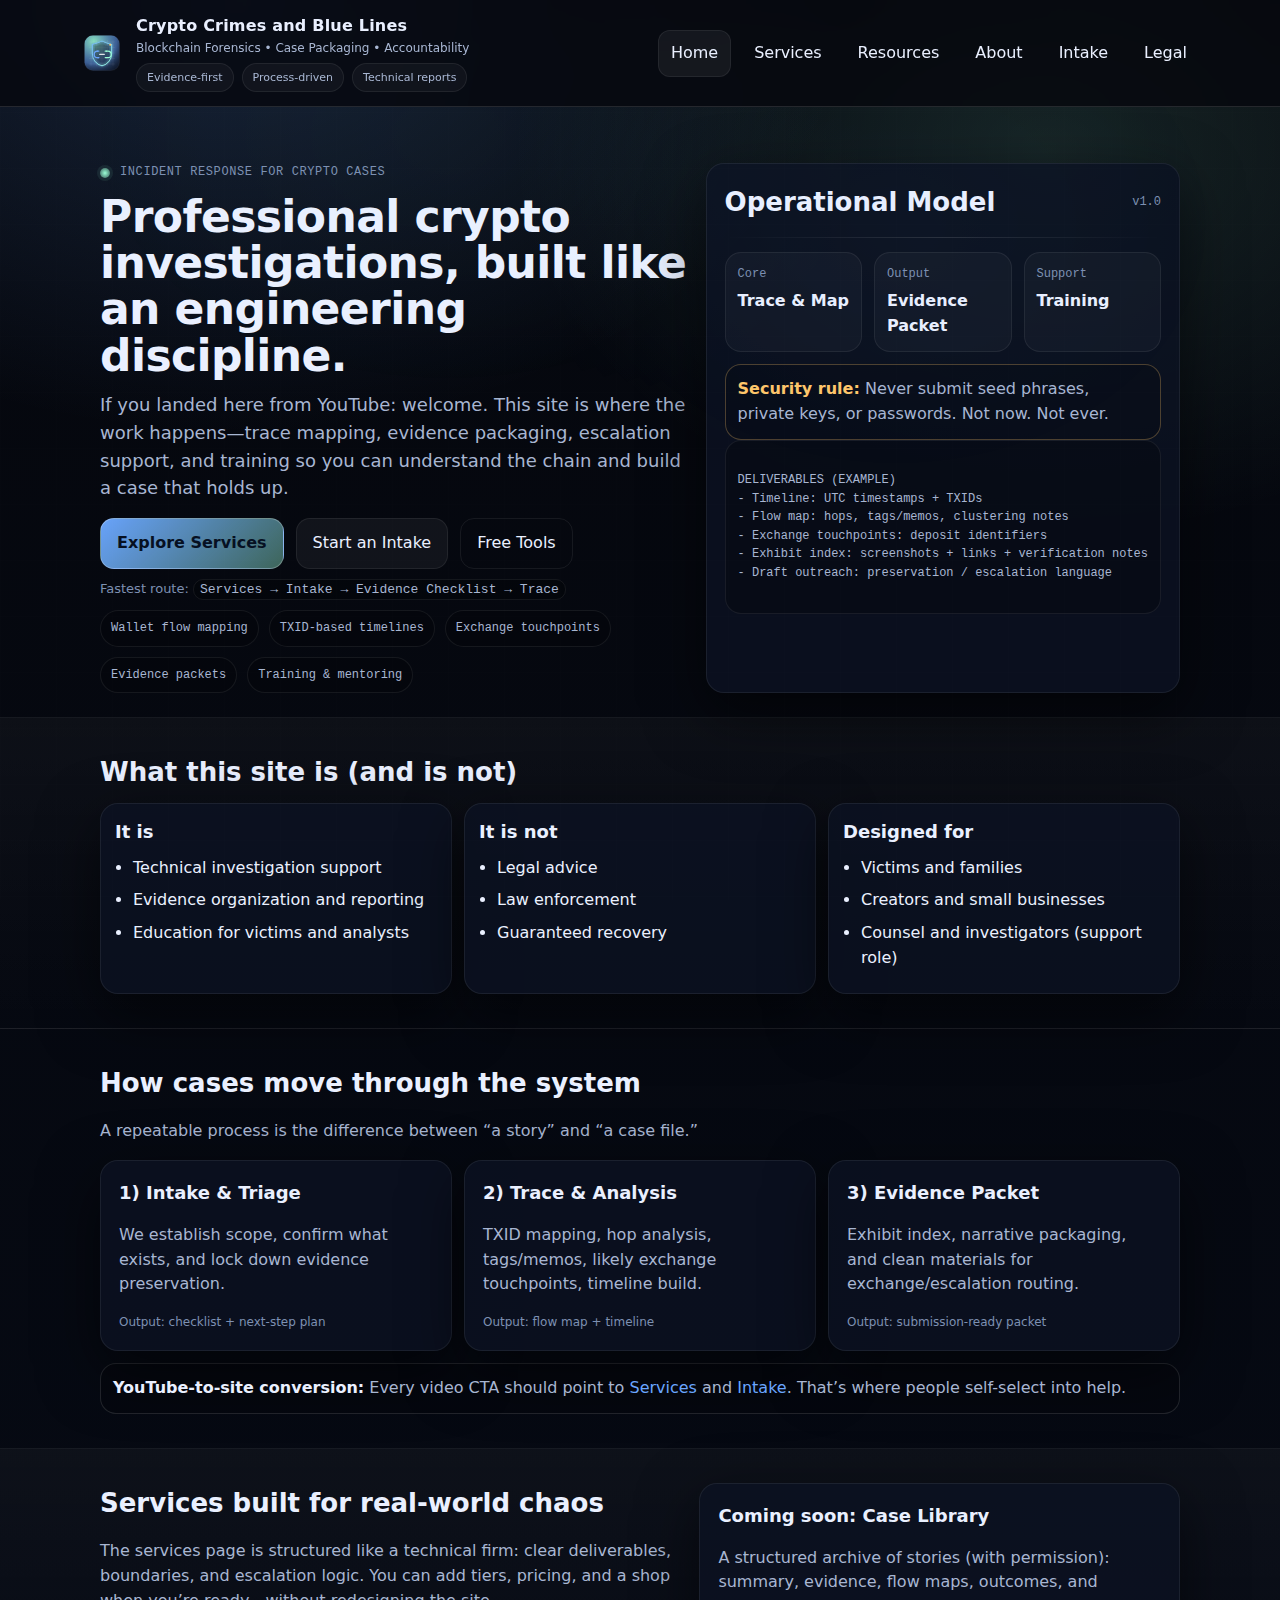
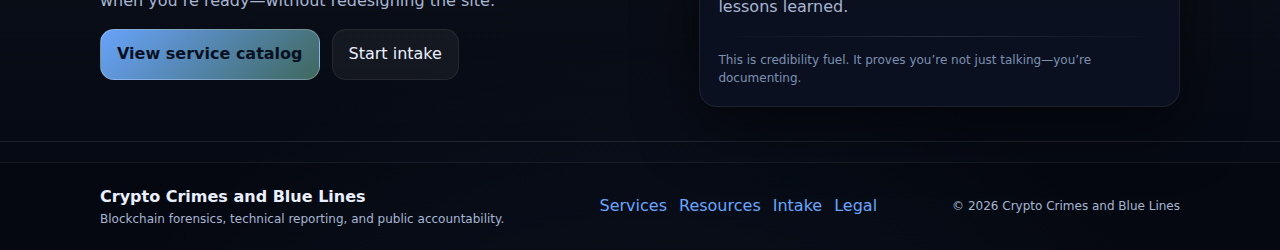
<file: index.html>
<!doctype html>
<html lang="en">
<head>
  <meta charset="utf-8" />
  <meta name="viewport" content="width=device-width,initial-scale=1" />
  <title>Crypto Crimes and Blue Lines | Blockchain Forensics & Crypto Fraud Investigations</title>
  <meta name="description" content="Blockchain forensics, crypto fraud investigations, evidence packaging, and technical services. Built for victims, counsel, and serious casework." />
  <link rel="stylesheet" href="styles.css" />
</head>
<body>
  <header class="site-header">
    <div class="wrap header-row">
      <a class="brand" href="index.html">
        <img src="assets/logo.svg" alt="Crypto Crimes and Blue Lines" class="logo" />
        <div class="brand-text">
          <div class="brand-name">Crypto Crimes and Blue Lines</div>
          <div class="brand-tag">Blockchain Forensics • Case Packaging • Accountability</div>
          <div class="badge-row" aria-label="Credentials">
            <span class="badge">Evidence-first</span>
            <span class="badge">Process-driven</span>
            <span class="badge">Technical reports</span>
          </div>
        </div>
      </a>

      <button class="nav-toggle" aria-label="Toggle navigation" aria-expanded="false">Menu</button>

      <nav class="nav" aria-label="Primary">
        <a class="nav-link active" href="index.html">Home</a>
        <a class="nav-link" href="services.html">Services</a>
        <a class="nav-link" href="resources.html">Resources</a>
        <a class="nav-link" href="about.html">About</a>
        <a class="nav-link" href="contact.html">Intake</a>
        <a class="nav-link" href="legal.html">Legal</a>
      </nav>
    </div>
  </header>

  <main>
    <section class="hero">
      <div class="wrap hero-grid">
        <div>
          <div class="kicker"><span class="dot"></span> INCIDENT RESPONSE FOR CRYPTO CASES</div>
          <h1>Professional crypto investigations, built like an engineering discipline.</h1>
          <p class="lead">
            If you landed here from YouTube: welcome. This site is where the work happens—trace mapping, evidence packaging,
            escalation support, and training so you can understand the chain and build a case that holds up.
          </p>

          <div class="cta-row">
            <a class="btn primary" href="services.html">Explore Services</a>
            <a class="btn" href="contact.html">Start an Intake</a>
            <a class="btn ghost" href="resources.html">Free Tools</a>
          </div>

          <div class="sub-cta">
            Fastest route: <code>Services → Intake → Evidence Checklist → Trace</code>
          </div>

          <div class="pill-row" aria-label="Capabilities">
            <span class="pill">Wallet flow mapping</span>
            <span class="pill">TXID-based timelines</span>
            <span class="pill">Exchange touchpoints</span>
            <span class="pill">Evidence packets</span>
            <span class="pill">Training & mentoring</span>
          </div>
        </div>

        <div class="card">
          <div class="title-row">
            <h2 class="card-title">Operational Model</h2>
            <div class="card-meta">v1.0</div>
          </div>
          <div class="hr"></div>

          <div class="metric-grid" aria-label="Focus areas">
            <div class="metric">
              <div class="k">Core</div>
              <div class="v">Trace & Map</div>
            </div>
            <div class="metric">
              <div class="k">Output</div>
              <div class="v">Evidence Packet</div>
            </div>
            <div class="metric">
              <div class="k">Support</div>
              <div class="v">Training</div>
            </div>
          </div>

          <div class="notice warn">
            <strong>Security rule:</strong> Never submit seed phrases, private keys, or passwords. Not now. Not ever.
          </div>

          <div class="codebox" aria-label="Sample deliverables">
DELIVERABLES (EXAMPLE)
- Timeline: UTC timestamps + TXIDs
- Flow map: hops, tags/memos, clustering notes
- Exchange touchpoints: deposit identifiers
- Exhibit index: screenshots + links + verification notes
- Draft outreach: preservation / escalation language
          </div>
        </div>
      </div>
    </section>

    <section class="section alt">
      <div class="wrap">
        <h2>What this site is (and is not)</h2>
        <div class="grid3">
          <div class="card slim">
            <h3>It is</h3>
            <ul class="list">
              <li>Technical investigation support</li>
              <li>Evidence organization and reporting</li>
              <li>Education for victims and analysts</li>
            </ul>
          </div>
          <div class="card slim">
            <h3>It is not</h3>
            <ul class="list">
              <li>Legal advice</li>
              <li>Law enforcement</li>
              <li>Guaranteed recovery</li>
            </ul>
          </div>
          <div class="card slim">
            <h3>Designed for</h3>
            <ul class="list">
              <li>Victims and families</li>
              <li>Creators and small businesses</li>
              <li>Counsel and investigators (support role)</li>
            </ul>
          </div>
        </div>
      </div>
    </section>

    <section class="section">
      <div class="wrap">
        <h2>How cases move through the system</h2>
        <p class="muted">A repeatable process is the difference between “a story” and “a case file.”</p>

        <div class="grid3">
          <div class="card">
            <h3>1) Intake & Triage</h3>
            <p class="muted">We establish scope, confirm what exists, and lock down evidence preservation.</p>
            <div class="soft small">Output: checklist + next-step plan</div>
          </div>
          <div class="card">
            <h3>2) Trace & Analysis</h3>
            <p class="muted">TXID mapping, hop analysis, tags/memos, likely exchange touchpoints, timeline build.</p>
            <div class="soft small">Output: flow map + timeline</div>
          </div>
          <div class="card">
            <h3>3) Evidence Packet</h3>
            <p class="muted">Exhibit index, narrative packaging, and clean materials for exchange/escalation routing.</p>
            <div class="soft small">Output: submission-ready packet</div>
          </div>
        </div>

        <div class="notice">
          <strong>YouTube-to-site conversion:</strong> Every video CTA should point to <a href="services.html">Services</a> and <a href="contact.html">Intake</a>.
          That’s where people self-select into help.
        </div>
      </div>
    </section>

    <section class="section alt">
      <div class="wrap two-col">
        <div>
          <h2>Services built for real-world chaos</h2>
          <p class="muted">
            The services page is structured like a technical firm: clear deliverables, boundaries, and escalation logic.
            You can add tiers, pricing, and a shop when you’re ready—without redesigning the site.
          </p>
          <div class="cta-row">
            <a class="btn primary" href="services.html">View service catalog</a>
            <a class="btn" href="contact.html">Start intake</a>
          </div>
        </div>

        <div class="card">
          <h3>Coming soon: Case Library</h3>
          <p class="muted">
            A structured archive of stories (with permission): summary, evidence, flow maps, outcomes, and lessons learned.
          </p>
          <div class="hr"></div>
          <div class="soft small">
            This is credibility fuel. It proves you’re not just talking—you’re documenting.
          </div>
        </div>
      </div>
    </section>
  </main>

  <footer class="site-footer">
    <div class="wrap footer-grid">
      <div>
        <div class="footer-title">Crypto Crimes and Blue Lines</div>
        <div class="muted small">Blockchain forensics, technical reporting, and public accountability.</div>
      </div>
      <div class="footer-links">
        <a href="services.html">Services</a>
        <a href="resources.html">Resources</a>
        <a href="contact.html">Intake</a>
        <a href="legal.html">Legal</a>
      </div>
      <div class="muted small right">
        © <span id="year"></span> Crypto Crimes and Blue Lines
      </div>
    </div>
  </footer>

  <script src="script.js"></script>
</body>
</html>
</file>
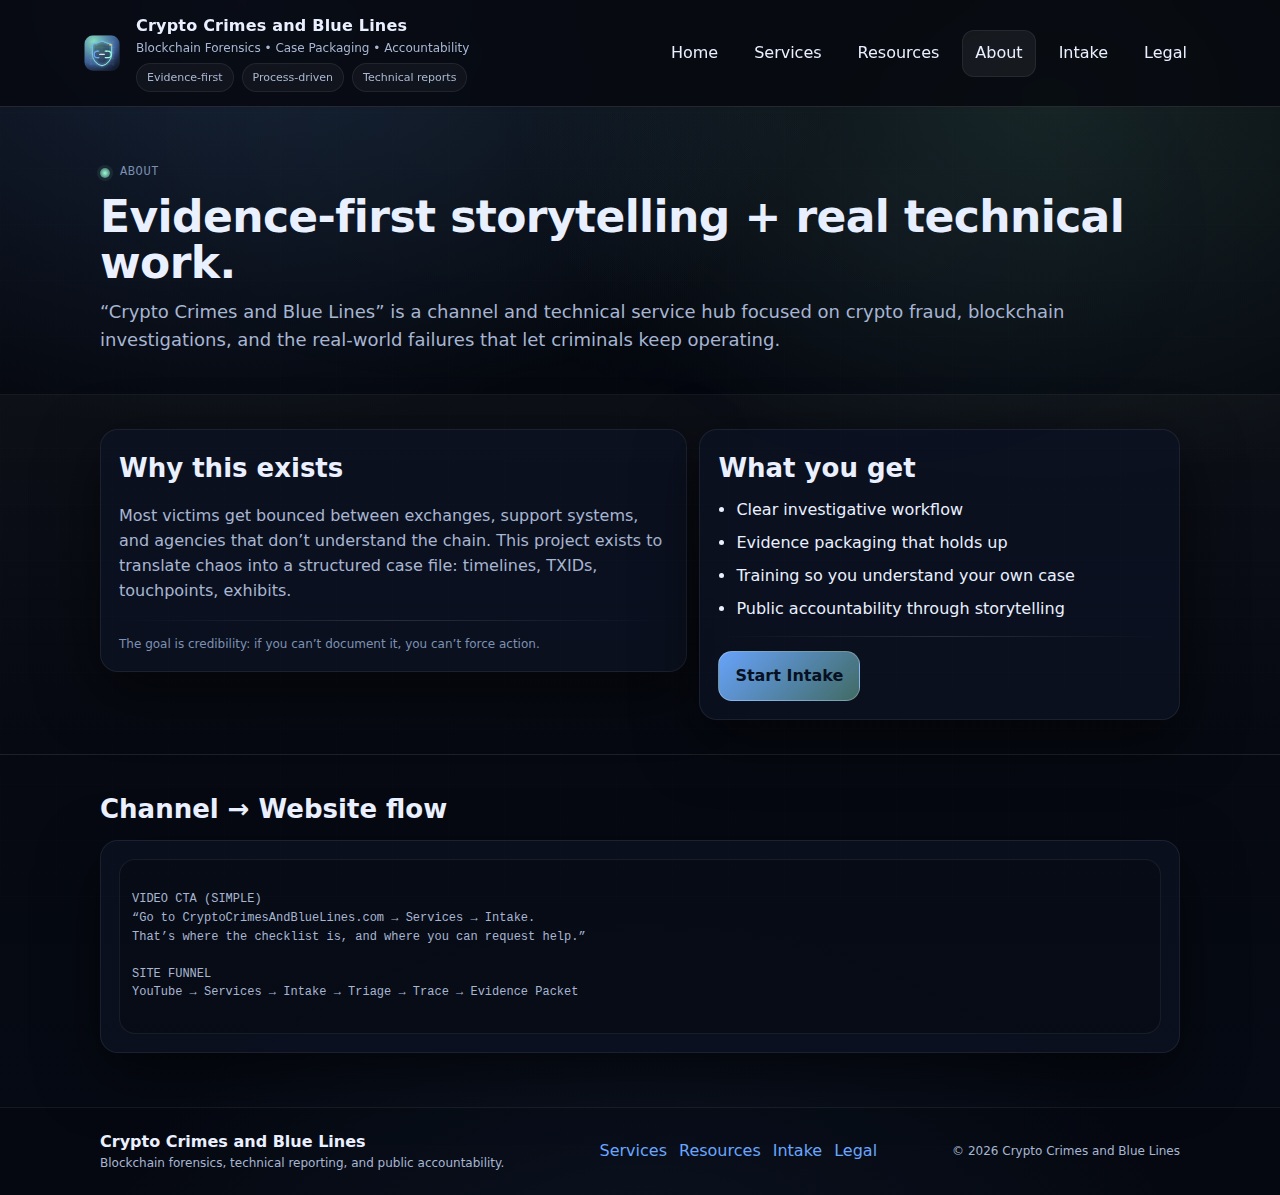
<file: about.html>
<!doctype html>
<html lang="en">
<head>
  <meta charset="utf-8" />
  <meta name="viewport" content="width=device-width,initial-scale=1" />
  <title>About | Crypto Crimes and Blue Lines</title>
  <meta name="description" content="About the channel and the work: crypto investigations, evidence packaging, and training." />
  <link rel="stylesheet" href="styles.css" />
</head>
<body>
  <header class="site-header">
    <div class="wrap header-row">
      <a class="brand" href="index.html">
        <img src="assets/logo.svg" alt="Crypto Crimes and Blue Lines" class="logo" />
        <div class="brand-text">
          <div class="brand-name">Crypto Crimes and Blue Lines</div>
          <div class="brand-tag">Blockchain Forensics • Case Packaging • Accountability</div>
          <div class="badge-row">
            <span class="badge">Evidence-first</span>
            <span class="badge">Process-driven</span>
            <span class="badge">Technical reports</span>
          </div>
        </div>
      </a>

      <button class="nav-toggle" aria-label="Toggle navigation" aria-expanded="false">Menu</button>

      <nav class="nav" aria-label="Primary">
        <a class="nav-link" href="index.html">Home</a>
        <a class="nav-link" href="services.html">Services</a>
        <a class="nav-link" href="resources.html">Resources</a>
        <a class="nav-link active" href="about.html">About</a>
        <a class="nav-link" href="contact.html">Intake</a>
        <a class="nav-link" href="legal.html">Legal</a>
      </nav>
    </div>
  </header>

  <main>
    <section class="hero">
      <div class="wrap">
        <div class="kicker"><span class="dot"></span> ABOUT</div>
        <h1>Evidence-first storytelling + real technical work.</h1>
        <p class="lead">
          “Crypto Crimes and Blue Lines” is a channel and technical service hub focused on crypto fraud, blockchain investigations,
          and the real-world failures that let criminals keep operating.
        </p>
      </div>
    </section>

    <section class="section alt">
      <div class="wrap two-col">
        <div class="card">
          <h2>Why this exists</h2>
          <p class="muted">
            Most victims get bounced between exchanges, support systems, and agencies that don’t understand the chain.
            This project exists to translate chaos into a structured case file: timelines, TXIDs, touchpoints, exhibits.
          </p>
          <div class="hr"></div>
          <div class="soft small">The goal is credibility: if you can’t document it, you can’t force action.</div>
        </div>

        <div class="card">
          <h2>What you get</h2>
          <ul class="list">
            <li>Clear investigative workflow</li>
            <li>Evidence packaging that holds up</li>
            <li>Training so you understand your own case</li>
            <li>Public accountability through storytelling</li>
          </ul>
          <div class="hr"></div>
          <a class="btn primary" href="contact.html">Start Intake</a>
        </div>
      </div>
    </section>

    <section class="section">
      <div class="wrap">
        <h2>Channel → Website flow</h2>
        <div class="card">
          <div class="codebox">
VIDEO CTA (SIMPLE)
“Go to CryptoCrimesAndBlueLines.com → Services → Intake.
That’s where the checklist is, and where you can request help.”

SITE FUNNEL
YouTube → Services → Intake → Triage → Trace → Evidence Packet
          </div>
        </div>
      </div>
    </section>
  </main>

  <footer class="site-footer">
    <div class="wrap footer-grid">
      <div>
        <div class="footer-title">Crypto Crimes and Blue Lines</div>
        <div class="muted small">Blockchain forensics, technical reporting, and public accountability.</div>
      </div>
      <div class="footer-links">
        <a href="services.html">Services</a>
        <a href="resources.html">Resources</a>
        <a href="contact.html">Intake</a>
        <a href="legal.html">Legal</a>
      </div>
      <div class="muted small right">© <span id="year"></span> Crypto Crimes and Blue Lines</div>
    </div>
  </footer>

  <script src="script.js"></script>
</body>
</html>
</file>
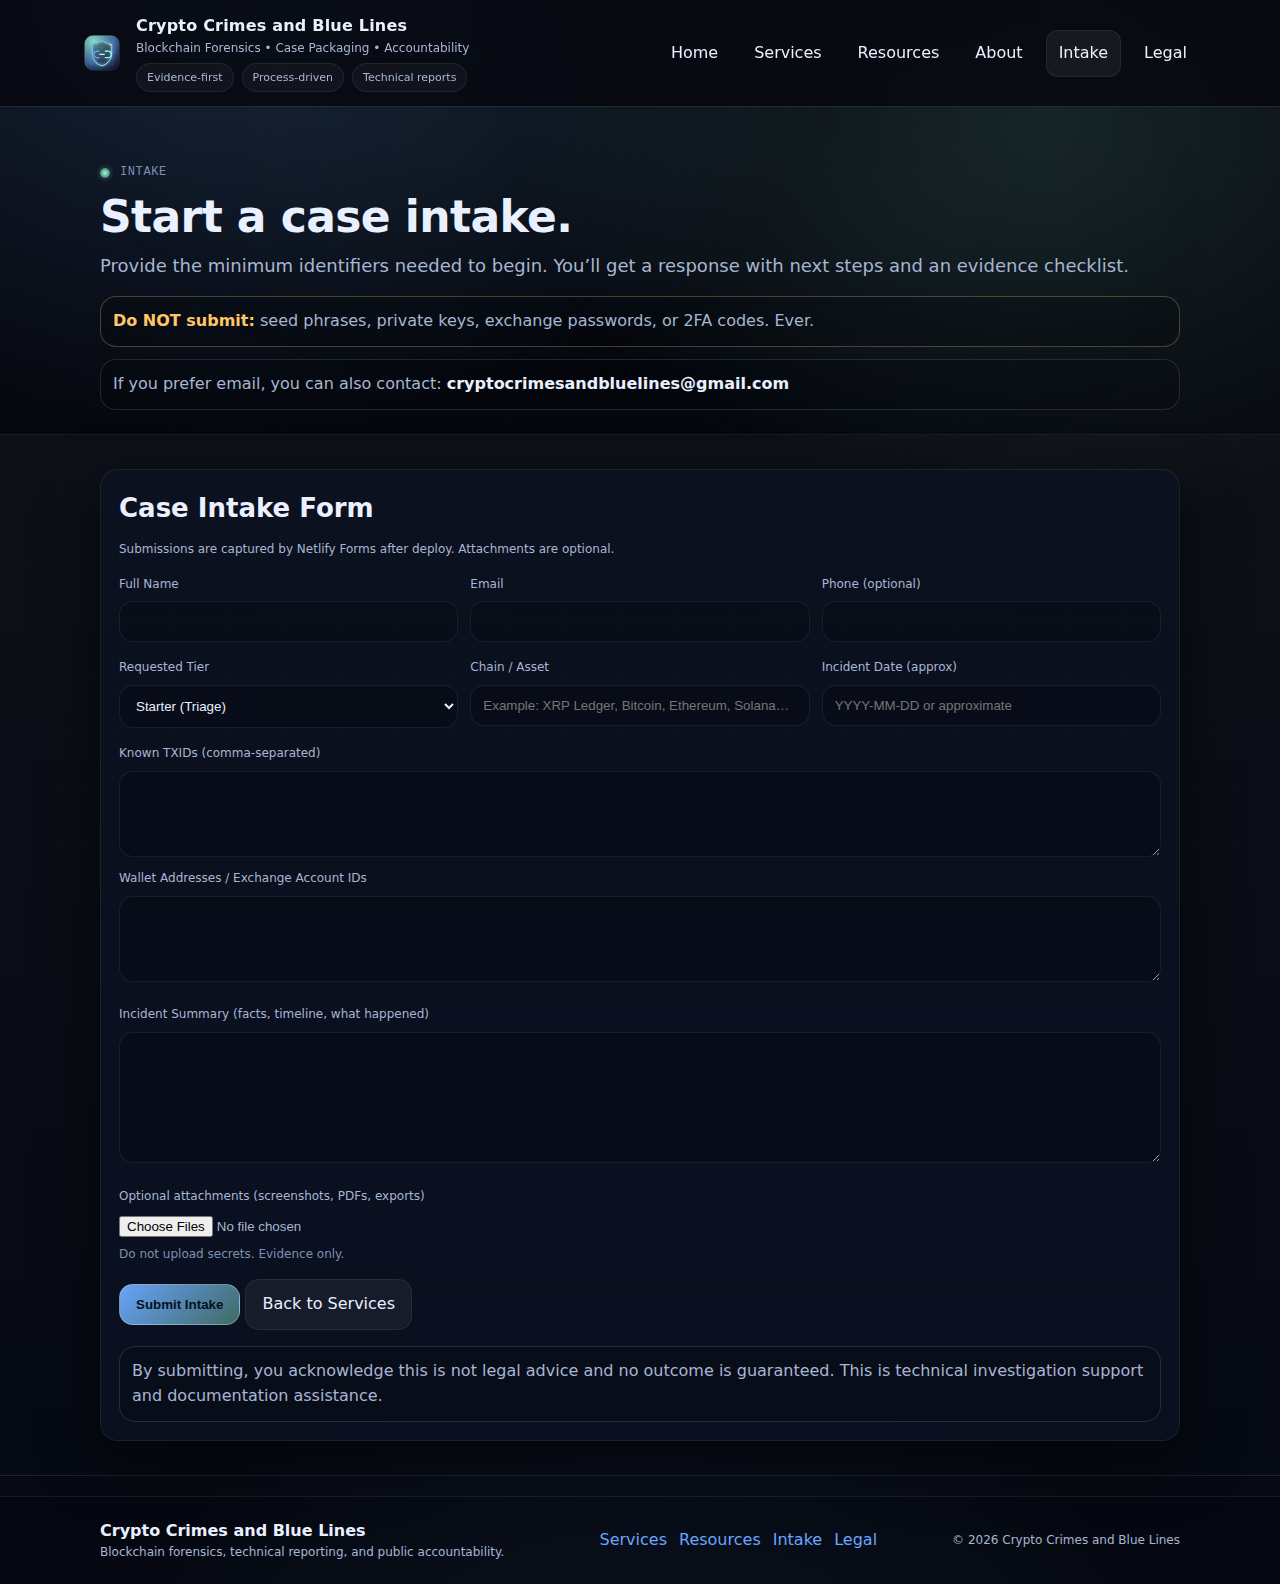
<file: contact.html>
<!doctype html>
<html lang="en">
<head>
  <meta charset="utf-8" />
  <meta name="viewport" content="width=device-width,initial-scale=1" />
  <title>Intake | Crypto Crimes and Blue Lines</title>
  <meta name="description" content="Secure intake form for blockchain forensics and crypto fraud investigation support." />
  <link rel="stylesheet" href="styles.css" />
</head>
<body>
  <header class="site-header">
    <div class="wrap header-row">
      <a class="brand" href="index.html">
        <img src="assets/logo.svg" alt="Crypto Crimes and Blue Lines" class="logo" />
        <div class="brand-text">
          <div class="brand-name">Crypto Crimes and Blue Lines</div>
          <div class="brand-tag">Blockchain Forensics • Case Packaging • Accountability</div>
          <div class="badge-row">
            <span class="badge">Evidence-first</span>
            <span class="badge">Process-driven</span>
            <span class="badge">Technical reports</span>
          </div>
        </div>
      </a>

      <button class="nav-toggle" aria-label="Toggle navigation" aria-expanded="false">Menu</button>

      <nav class="nav" aria-label="Primary">
        <a class="nav-link" href="index.html">Home</a>
        <a class="nav-link" href="services.html">Services</a>
        <a class="nav-link" href="resources.html">Resources</a>
        <a class="nav-link" href="about.html">About</a>
        <a class="nav-link active" href="contact.html">Intake</a>
        <a class="nav-link" href="legal.html">Legal</a>
      </nav>
    </div>
  </header>

  <main>
    <section class="hero">
      <div class="wrap">
        <div class="kicker"><span class="dot"></span> INTAKE</div>
        <h1>Start a case intake.</h1>
        <p class="lead">
          Provide the minimum identifiers needed to begin. You’ll get a response with next steps and an evidence checklist.
        </p>

        <div class="notice warn">
          <strong>Do NOT submit:</strong> seed phrases, private keys, exchange passwords, or 2FA codes. Ever.
        </div>

        <div class="notice">
          If you prefer email, you can also contact: <strong>cryptocrimesandbluelines@gmail.com</strong>
        </div>
      </div>
    </section>

    <section class="section alt">
      <div class="wrap">
        <div class="card">
          <h2>Case Intake Form</h2>
          <p class="muted small">Submissions are captured by Netlify Forms after deploy. Attachments are optional.</p>

          <!-- NETLIFY FORM (DETECTABLE AT BUILD TIME) -->
          <form
            name="intake"
            method="POST"
            action="/thanks.html"
            data-netlify="true"
            data-netlify-honeypot="bot-field"
            enctype="multipart/form-data"
          >
            <!-- REQUIRED: tells Netlify the form name -->
            <input type="hidden" name="form-name" value="intake" />

            <!-- Honeypot (anti-spam) -->
            <p style="display:none;">
              <label>Don’t fill this out: <input name="bot-field" /></label>
            </p>

            <div class="grid3">
              <div>
                <label class="muted small">Full Name</label><br/>
                <input
                  name="name"
                  required
                  autocomplete="name"
                  style="width:100%; margin-top:6px; padding:12px; border-radius:14px; border:1px solid var(--line2); background: rgba(0,0,0,.22); color: var(--text);"
                />
              </div>

              <div>
                <label class="muted small">Email</label><br/>
                <input
                  type="email"
                  name="email"
                  required
                  autocomplete="email"
                  style="width:100%; margin-top:6px; padding:12px; border-radius:14px; border:1px solid var(--line2); background: rgba(0,0,0,.22); color: var(--text);"
                />
              </div>

              <div>
                <label class="muted small">Phone (optional)</label><br/>
                <input
                  name="phone"
                  autocomplete="tel"
                  style="width:100%; margin-top:6px; padding:12px; border-radius:14px; border:1px solid var(--line2); background: rgba(0,0,0,.22); color: var(--text);"
                />
              </div>
            </div>

            <div style="height:12px"></div>

            <div class="grid3">
              <div>
                <label class="muted small">Requested Tier</label><br/>
                <select
                  name="tier"
                  required
                  style="width:100%; margin-top:6px; padding:12px; border-radius:14px; border:1px solid var(--line2); background: rgba(0,0,0,.22); color: var(--text);"
                >
                  <option value="Starter">Starter (Triage)</option>
                  <option value="Standard">Standard (Trace + Timeline)</option>
                  <option value="Pro">Pro (Evidence Packet)</option>
                  <option value="Training">Training / Mentoring</option>
                </select>
              </div>

              <div>
                <label class="muted small">Chain / Asset</label><br/>
                <input
                  name="chain"
                  placeholder="Example: XRP Ledger, Bitcoin, Ethereum, Solana…"
                  required
                  style="width:100%; margin-top:6px; padding:12px; border-radius:14px; border:1px solid var(--line2); background: rgba(0,0,0,.22); color: var(--text);"
                />
              </div>

              <div>
                <label class="muted small">Incident Date (approx)</label><br/>
                <input
                  name="incident_date"
                  placeholder="YYYY-MM-DD or approximate"
                  style="width:100%; margin-top:6px; padding:12px; border-radius:14px; border:1px solid var(--line2); background: rgba(0,0,0,.22); color: var(--text);"
                />
              </div>
            </div>

            <div style="height:12px"></div>

            <div class="grid2">
              <div>
                <label class="muted small">Known TXIDs (comma-separated)</label><br/>
                <textarea
                  name="txids"
                  rows="4"
                  style="width:100%; margin-top:6px; padding:12px; border-radius:14px; border:1px solid var(--line2); background: rgba(0,0,0,.22); color: var(--text);"
                ></textarea>
              </div>

              <div>
                <label class="muted small">Wallet Addresses / Exchange Account IDs</label><br/>
                <textarea
                  name="identifiers"
                  rows="4"
                  style="width:100%; margin-top:6px; padding:12px; border-radius:14px; border:1px solid var(--line2); background: rgba(0,0,0,.22); color: var(--text);"
                ></textarea>
              </div>
            </div>

            <div style="height:12px"></div>

            <div>
              <label class="muted small">Incident Summary (facts, timeline, what happened)</label><br/>
              <textarea
                name="summary"
                rows="7"
                required
                style="width:100%; margin-top:6px; padding:12px; border-radius:14px; border:1px solid var(--line2); background: rgba(0,0,0,.22); color: var(--text);"
              ></textarea>
            </div>

            <div style="height:12px"></div>

            <div>
              <label class="muted small">Optional attachments (screenshots, PDFs, exports)</label><br/>
              <input type="file" name="attachments" multiple style="margin-top:8px; color: var(--muted);" />
              <div class="soft small" style="margin-top:6px;">Do not upload secrets. Evidence only.</div>
            </div>

            <div style="height:16px"></div>

            <button class="btn primary" type="submit">Submit Intake</button>
            <a class="btn" href="services.html">Back to Services</a>

            <div class="notice" style="margin-top:16px;">
              By submitting, you acknowledge this is not legal advice and no outcome is guaranteed.
              This is technical investigation support and documentation assistance.
            </div>
          </form>
        </div>
      </div>
    </section>
  </main>

  <footer class="site-footer">
    <div class="wrap footer-grid">
      <div>
        <div class="footer-title">Crypto Crimes and Blue Lines</div>
        <div class="muted small">Blockchain forensics, technical reporting, and public accountability.</div>
      </div>
      <div class="footer-links">
        <a href="services.html">Services</a>
        <a href="resources.html">Resources</a>
        <a href="contact.html">Intake</a>
        <a href="legal.html">Legal</a>
      </div>
      <div class="muted small right">© <span id="year"></span> Crypto Crimes and Blue Lines</div>
    </div>
  </footer>

  <script src="script.js"></script>
</body>
</html>
</file>
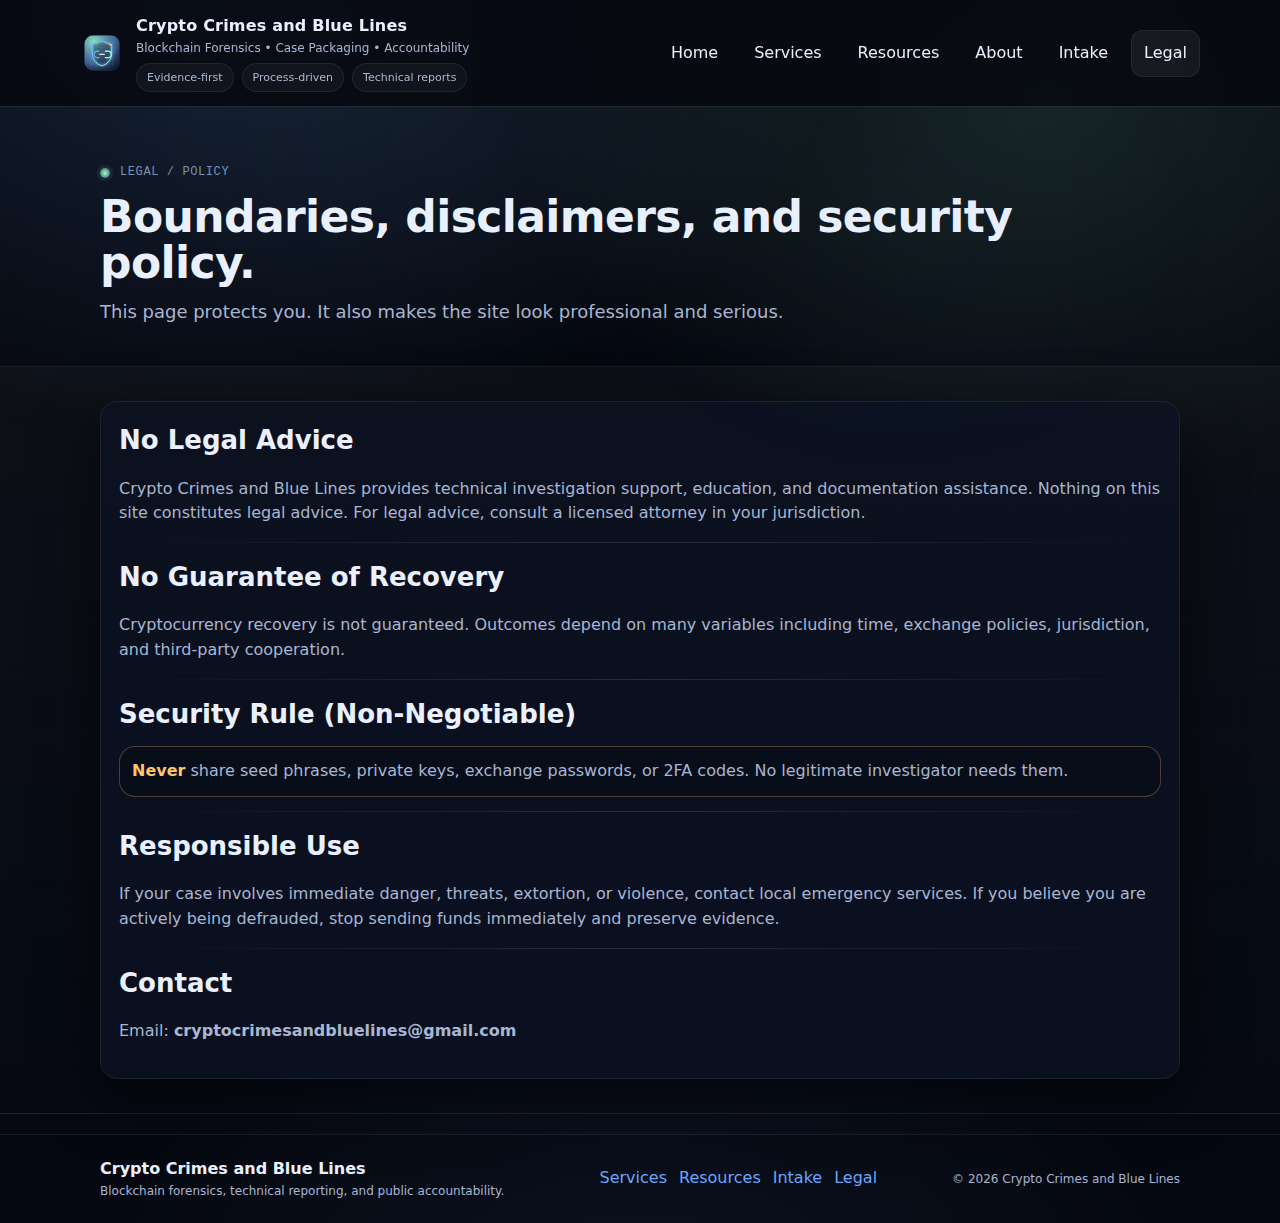
<file: legal.html>
<!doctype html>
<html lang="en">
<head>
  <meta charset="utf-8" />
  <meta name="viewport" content="width=device-width,initial-scale=1" />
  <title>Legal | Crypto Crimes and Blue Lines</title>
  <meta name="description" content="Legal and policy boundaries: no legal advice, no guarantees, and security rules." />
  <link rel="stylesheet" href="styles.css" />
</head>
<body>
  <header class="site-header">
    <div class="wrap header-row">
      <a class="brand" href="index.html">
        <img src="assets/logo.svg" alt="Crypto Crimes and Blue Lines" class="logo" />
        <div class="brand-text">
          <div class="brand-name">Crypto Crimes and Blue Lines</div>
          <div class="brand-tag">Blockchain Forensics • Case Packaging • Accountability</div>
          <div class="badge-row">
            <span class="badge">Evidence-first</span>
            <span class="badge">Process-driven</span>
            <span class="badge">Technical reports</span>
          </div>
        </div>
      </a>

      <button class="nav-toggle" aria-label="Toggle navigation" aria-expanded="false">Menu</button>

      <nav class="nav" aria-label="Primary">
        <a class="nav-link" href="index.html">Home</a>
        <a class="nav-link" href="services.html">Services</a>
        <a class="nav-link" href="resources.html">Resources</a>
        <a class="nav-link" href="about.html">About</a>
        <a class="nav-link" href="contact.html">Intake</a>
        <a class="nav-link active" href="legal.html">Legal</a>
      </nav>
    </div>
  </header>

  <main>
    <section class="hero">
      <div class="wrap">
        <div class="kicker"><span class="dot"></span> LEGAL / POLICY</div>
        <h1>Boundaries, disclaimers, and security policy.</h1>
        <p class="lead">This page protects you. It also makes the site look professional and serious.</p>
      </div>
    </section>

    <section class="section alt">
      <div class="wrap">
        <div class="card">
          <h2>No Legal Advice</h2>
          <p class="muted">
            Crypto Crimes and Blue Lines provides technical investigation support, education, and documentation assistance.
            Nothing on this site constitutes legal advice. For legal advice, consult a licensed attorney in your jurisdiction.
          </p>

          <div class="hr"></div>

          <h2>No Guarantee of Recovery</h2>
          <p class="muted">
            Cryptocurrency recovery is not guaranteed. Outcomes depend on many variables including time, exchange policies,
            jurisdiction, and third-party cooperation.
          </p>

          <div class="hr"></div>

          <h2>Security Rule (Non-Negotiable)</h2>
          <div class="notice warn">
            <strong>Never</strong> share seed phrases, private keys, exchange passwords, or 2FA codes. No legitimate investigator needs them.
          </div>

          <div class="hr"></div>

          <h2>Responsible Use</h2>
          <p class="muted">
            If your case involves immediate danger, threats, extortion, or violence, contact local emergency services.
            If you believe you are actively being defrauded, stop sending funds immediately and preserve evidence.
          </p>

          <div class="hr"></div>

          <h2>Contact</h2>
          <p class="muted">Email: <strong>cryptocrimesandbluelines@gmail.com</strong></p>
        </div>
      </div>
    </section>
  </main>

  <footer class="site-footer">
    <div class="wrap footer-grid">
      <div>
        <div class="footer-title">Crypto Crimes and Blue Lines</div>
        <div class="muted small">Blockchain forensics, technical reporting, and public accountability.</div>
      </div>
      <div class="footer-links">
        <a href="services.html">Services</a>
        <a href="resources.html">Resources</a>
        <a href="contact.html">Intake</a>
        <a href="legal.html">Legal</a>
      </div>
      <div class="muted small right">© <span id="year"></span> Crypto Crimes and Blue Lines</div>
    </div>
  </footer>

  <script src="script.js"></script>
</body>
</html>
</file>
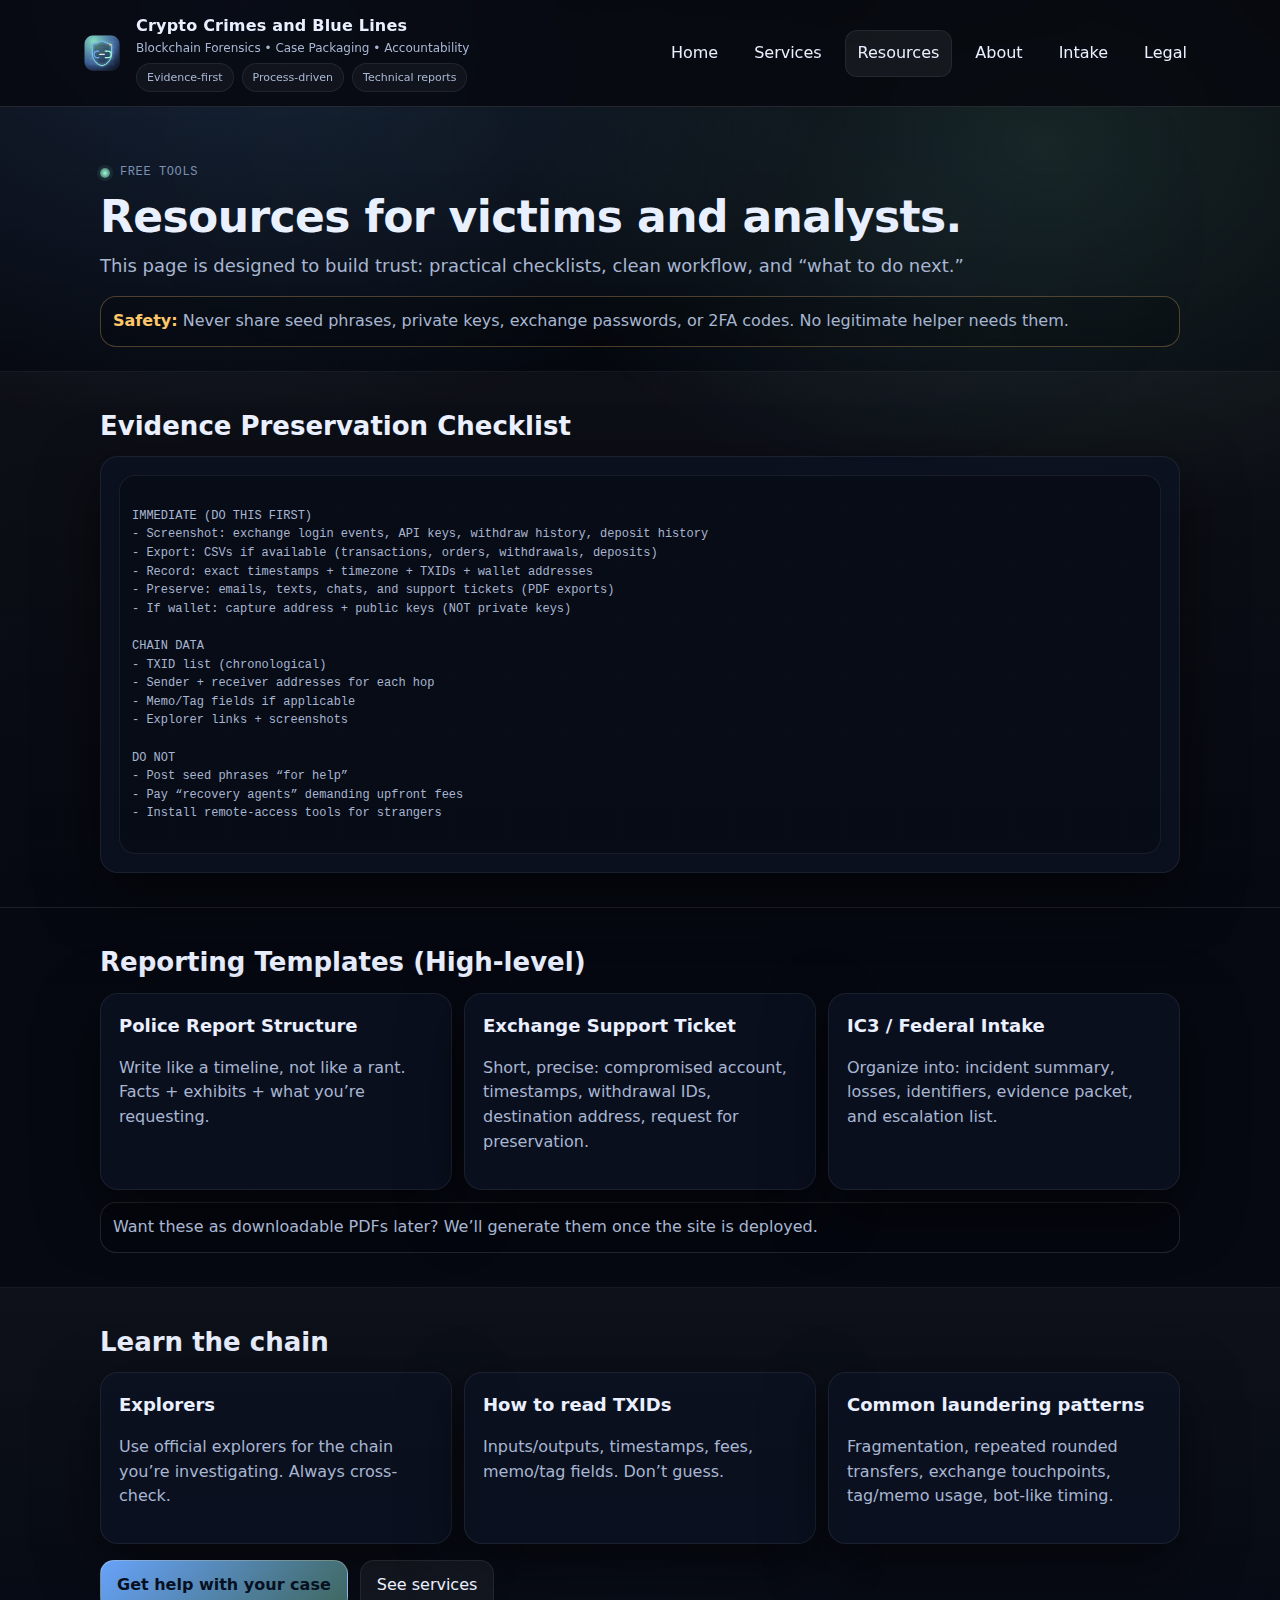
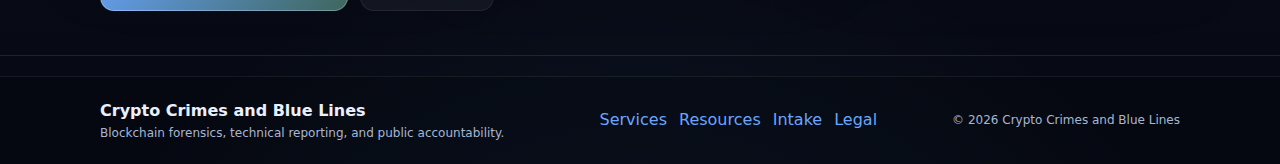
<file: resources.html>
<!doctype html>
<html lang="en">
<head>
  <meta charset="utf-8" />
  <meta name="viewport" content="width=device-width,initial-scale=1" />
  <title>Resources | Crypto Crimes and Blue Lines</title>
  <meta name="description" content="Free checklists and tools for victims and analysts: evidence preservation, reporting structure, and investigation workflow." />
  <link rel="stylesheet" href="styles.css" />
</head>
<body>
  <header class="site-header">
    <div class="wrap header-row">
      <a class="brand" href="index.html">
        <img src="assets/logo.svg" alt="Crypto Crimes and Blue Lines" class="logo" />
        <div class="brand-text">
          <div class="brand-name">Crypto Crimes and Blue Lines</div>
          <div class="brand-tag">Blockchain Forensics • Case Packaging • Accountability</div>
          <div class="badge-row">
            <span class="badge">Evidence-first</span>
            <span class="badge">Process-driven</span>
            <span class="badge">Technical reports</span>
          </div>
        </div>
      </a>

      <button class="nav-toggle" aria-label="Toggle navigation" aria-expanded="false">Menu</button>

      <nav class="nav" aria-label="Primary">
        <a class="nav-link" href="index.html">Home</a>
        <a class="nav-link" href="services.html">Services</a>
        <a class="nav-link active" href="resources.html">Resources</a>
        <a class="nav-link" href="about.html">About</a>
        <a class="nav-link" href="contact.html">Intake</a>
        <a class="nav-link" href="legal.html">Legal</a>
      </nav>
    </div>
  </header>

  <main>
    <section class="hero">
      <div class="wrap">
        <div class="kicker"><span class="dot"></span> FREE TOOLS</div>
        <h1>Resources for victims and analysts.</h1>
        <p class="lead">This page is designed to build trust: practical checklists, clean workflow, and “what to do next.”</p>

        <div class="notice warn">
          <strong>Safety:</strong> Never share seed phrases, private keys, exchange passwords, or 2FA codes. No legitimate helper needs them.
        </div>
      </div>
    </section>

    <section class="section alt">
      <div class="wrap">
        <h2>Evidence Preservation Checklist</h2>
        <div class="card">
          <div class="codebox">
IMMEDIATE (DO THIS FIRST)
- Screenshot: exchange login events, API keys, withdraw history, deposit history
- Export: CSVs if available (transactions, orders, withdrawals, deposits)
- Record: exact timestamps + timezone + TXIDs + wallet addresses
- Preserve: emails, texts, chats, and support tickets (PDF exports)
- If wallet: capture address + public keys (NOT private keys)

CHAIN DATA
- TXID list (chronological)
- Sender + receiver addresses for each hop
- Memo/Tag fields if applicable
- Explorer links + screenshots

DO NOT
- Post seed phrases “for help”
- Pay “recovery agents” demanding upfront fees
- Install remote-access tools for strangers
          </div>
        </div>
      </div>
    </section>

    <section class="section">
      <div class="wrap">
        <h2>Reporting Templates (High-level)</h2>
        <div class="grid3">
          <div class="card">
            <h3>Police Report Structure</h3>
            <p class="muted">Write like a timeline, not like a rant. Facts + exhibits + what you’re requesting.</p>
          </div>
          <div class="card">
            <h3>Exchange Support Ticket</h3>
            <p class="muted">Short, precise: compromised account, timestamps, withdrawal IDs, destination address, request for preservation.</p>
          </div>
          <div class="card">
            <h3>IC3 / Federal Intake</h3>
            <p class="muted">Organize into: incident summary, losses, identifiers, evidence packet, and escalation list.</p>
          </div>
        </div>

        <div class="notice">
          Want these as downloadable PDFs later? We’ll generate them once the site is deployed.
        </div>
      </div>
    </section>

    <section class="section alt">
      <div class="wrap">
        <h2>Learn the chain</h2>
        <div class="grid3">
          <div class="card">
            <h3>Explorers</h3>
            <p class="muted">Use official explorers for the chain you’re investigating. Always cross-check.</p>
          </div>
          <div class="card">
            <h3>How to read TXIDs</h3>
            <p class="muted">Inputs/outputs, timestamps, fees, memo/tag fields. Don’t guess.</p>
          </div>
          <div class="card">
            <h3>Common laundering patterns</h3>
            <p class="muted">Fragmentation, repeated rounded transfers, exchange touchpoints, tag/memo usage, bot-like timing.</p>
          </div>
        </div>

        <div class="cta-row">
          <a class="btn primary" href="contact.html">Get help with your case</a>
          <a class="btn" href="services.html">See services</a>
        </div>
      </div>
    </section>
  </main>

  <footer class="site-footer">
    <div class="wrap footer-grid">
      <div>
        <div class="footer-title">Crypto Crimes and Blue Lines</div>
        <div class="muted small">Blockchain forensics, technical reporting, and public accountability.</div>
      </div>
      <div class="footer-links">
        <a href="services.html">Services</a>
        <a href="resources.html">Resources</a>
        <a href="contact.html">Intake</a>
        <a href="legal.html">Legal</a>
      </div>
      <div class="muted small right">© <span id="year"></span> Crypto Crimes and Blue Lines</div>
    </div>
  </footer>

  <script src="script.js"></script>
</body>
</html>
</file>
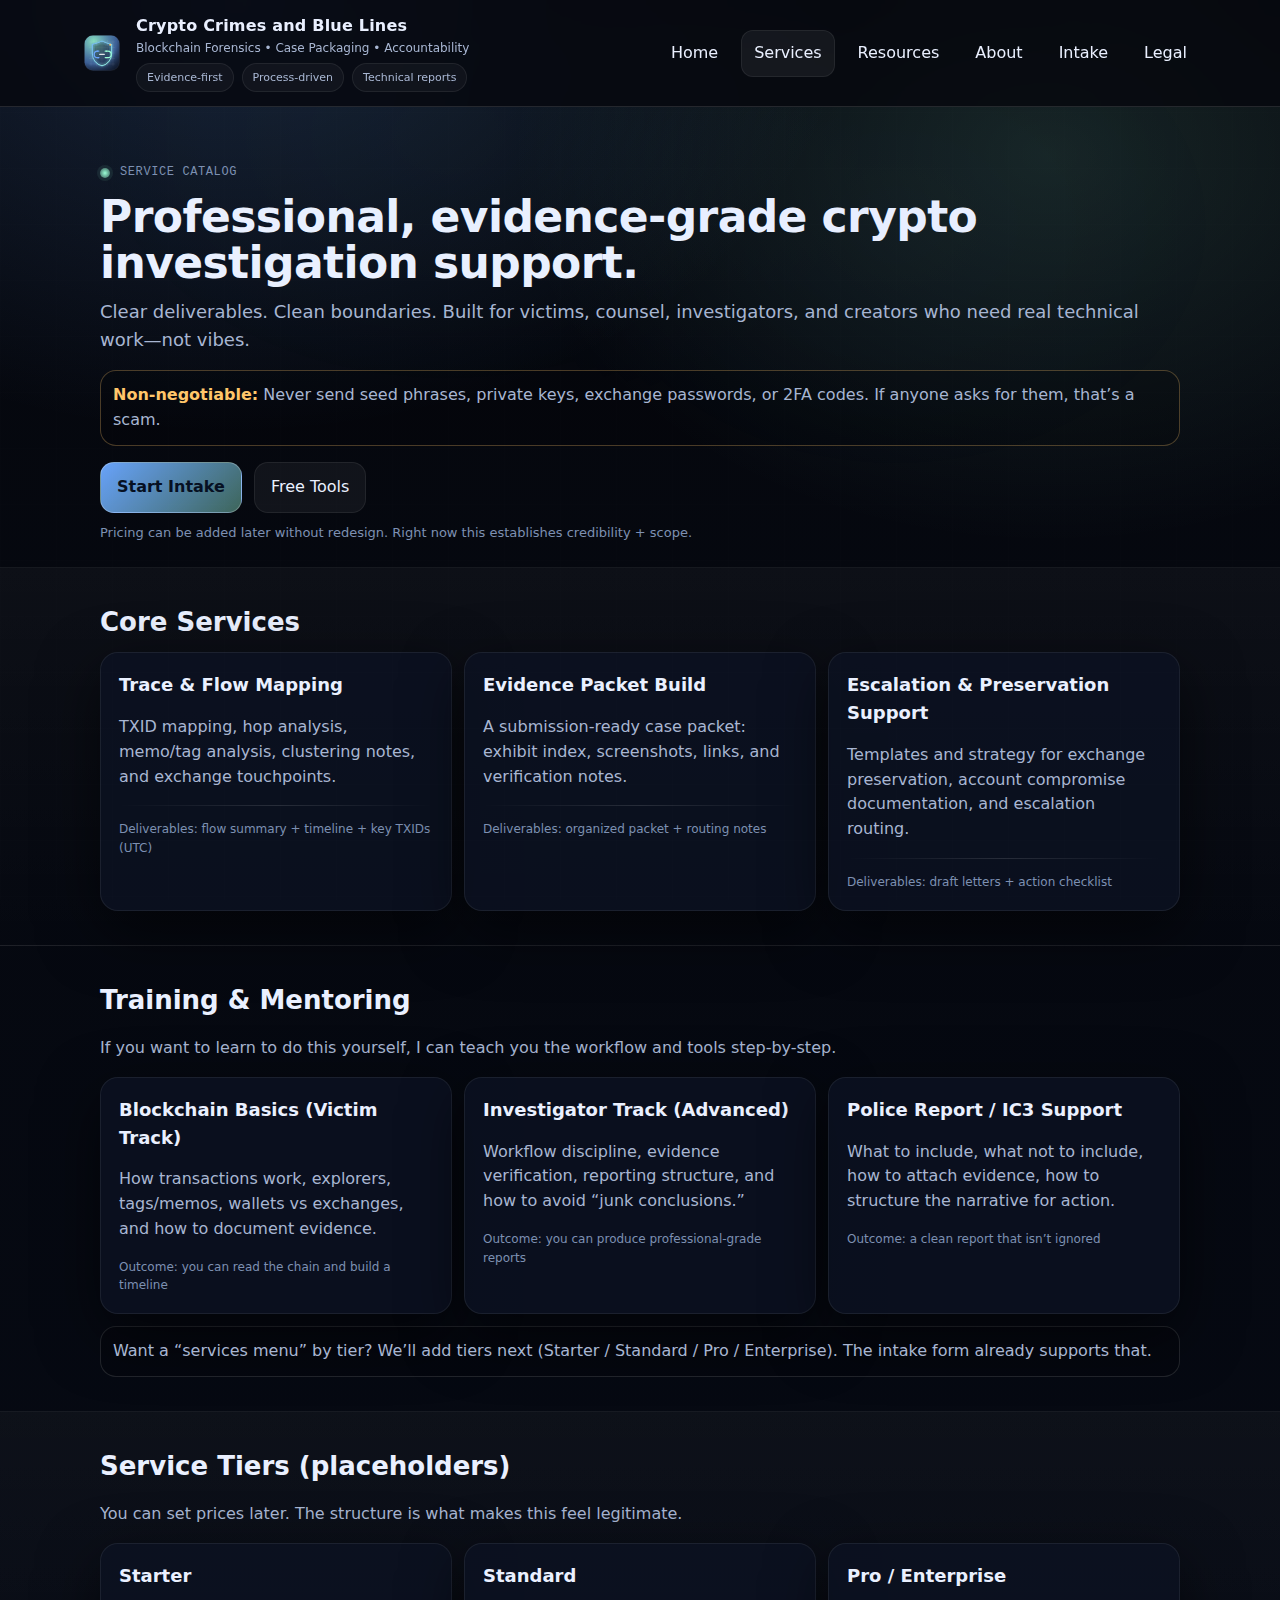
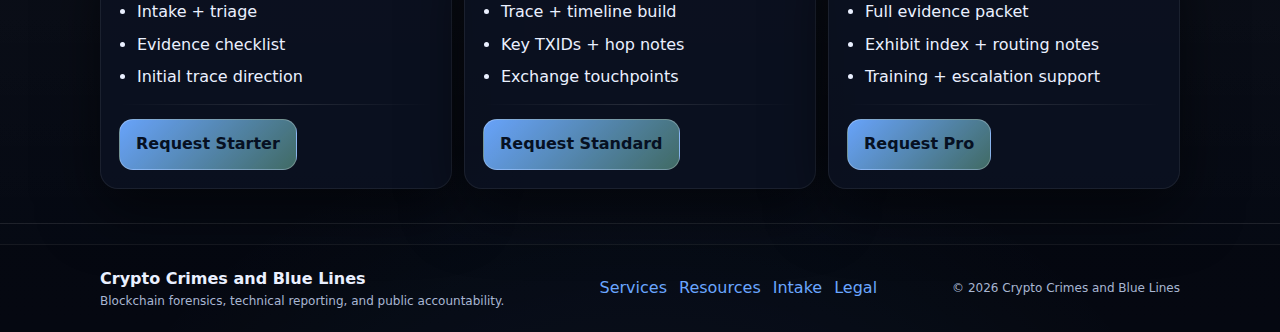
<file: services.html>
<!doctype html>
<html lang="en">
<head>
  <meta charset="utf-8" />
  <meta name="viewport" content="width=device-width,initial-scale=1" />
  <title>Services | Crypto Crimes and Blue Lines</title>
  <meta name="description" content="Service catalog for blockchain forensics, evidence packaging, escalation support, and training." />
  <link rel="stylesheet" href="styles.css" />
</head>
<body>
  <header class="site-header">
    <div class="wrap header-row">
      <a class="brand" href="index.html">
        <img src="assets/logo.svg" alt="Crypto Crimes and Blue Lines" class="logo" />
        <div class="brand-text">
          <div class="brand-name">Crypto Crimes and Blue Lines</div>
          <div class="brand-tag">Blockchain Forensics • Case Packaging • Accountability</div>
          <div class="badge-row">
            <span class="badge">Evidence-first</span>
            <span class="badge">Process-driven</span>
            <span class="badge">Technical reports</span>
          </div>
        </div>
      </a>

      <button class="nav-toggle" aria-label="Toggle navigation" aria-expanded="false">Menu</button>

      <nav class="nav" aria-label="Primary">
        <a class="nav-link" href="index.html">Home</a>
        <a class="nav-link active" href="services.html">Services</a>
        <a class="nav-link" href="resources.html">Resources</a>
        <a class="nav-link" href="about.html">About</a>
        <a class="nav-link" href="contact.html">Intake</a>
        <a class="nav-link" href="legal.html">Legal</a>
      </nav>
    </div>
  </header>

  <main>
    <section class="hero">
      <div class="wrap">
        <div class="kicker"><span class="dot"></span> SERVICE CATALOG</div>
        <h1>Professional, evidence-grade crypto investigation support.</h1>
        <p class="lead">
          Clear deliverables. Clean boundaries. Built for victims, counsel, investigators, and creators who need real technical work—not vibes.
        </p>

        <div class="notice warn">
          <strong>Non-negotiable:</strong> Never send seed phrases, private keys, exchange passwords, or 2FA codes.
          If anyone asks for them, that’s a scam.
        </div>

        <div class="cta-row">
          <a class="btn primary" href="contact.html">Start Intake</a>
          <a class="btn" href="resources.html">Free Tools</a>
        </div>

        <div class="sub-cta">Pricing can be added later without redesign. Right now this establishes credibility + scope.</div>
      </div>
    </section>

    <section class="section alt">
      <div class="wrap">
        <h2>Core Services</h2>
        <div class="grid3">
          <div class="card">
            <h3>Trace & Flow Mapping</h3>
            <p class="muted">TXID mapping, hop analysis, memo/tag analysis, clustering notes, and exchange touchpoints.</p>
            <div class="hr"></div>
            <div class="soft small">Deliverables: flow summary + timeline + key TXIDs (UTC)</div>
          </div>

          <div class="card">
            <h3>Evidence Packet Build</h3>
            <p class="muted">A submission-ready case packet: exhibit index, screenshots, links, and verification notes.</p>
            <div class="hr"></div>
            <div class="soft small">Deliverables: organized packet + routing notes</div>
          </div>

          <div class="card">
            <h3>Escalation & Preservation Support</h3>
            <p class="muted">Templates and strategy for exchange preservation, account compromise documentation, and escalation routing.</p>
            <div class="hr"></div>
            <div class="soft small">Deliverables: draft letters + action checklist</div>
          </div>
        </div>
      </div>
    </section>

    <section class="section">
      <div class="wrap">
        <h2>Training & Mentoring</h2>
        <p class="muted">If you want to learn to do this yourself, I can teach you the workflow and tools step-by-step.</p>

        <div class="grid3">
          <div class="card">
            <h3>Blockchain Basics (Victim Track)</h3>
            <p class="muted">How transactions work, explorers, tags/memos, wallets vs exchanges, and how to document evidence.</p>
            <div class="soft small">Outcome: you can read the chain and build a timeline</div>
          </div>

          <div class="card">
            <h3>Investigator Track (Advanced)</h3>
            <p class="muted">Workflow discipline, evidence verification, reporting structure, and how to avoid “junk conclusions.”</p>
            <div class="soft small">Outcome: you can produce professional-grade reports</div>
          </div>

          <div class="card">
            <h3>Police Report / IC3 Support</h3>
            <p class="muted">What to include, what not to include, how to attach evidence, how to structure the narrative for action.</p>
            <div class="soft small">Outcome: a clean report that isn’t ignored</div>
          </div>
        </div>

        <div class="notice">
          Want a “services menu” by tier? We’ll add tiers next (Starter / Standard / Pro / Enterprise).
          The intake form already supports that.
        </div>
      </div>
    </section>

    <section class="section alt">
      <div class="wrap">
        <h2>Service Tiers (placeholders)</h2>
        <p class="muted">You can set prices later. The structure is what makes this feel legitimate.</p>

        <div class="grid3">
          <div class="card">
            <h3>Starter</h3>
            <ul class="list">
              <li>Intake + triage</li>
              <li>Evidence checklist</li>
              <li>Initial trace direction</li>
            </ul>
            <div class="hr"></div>
            <a class="btn primary" href="contact.html">Request Starter</a>
          </div>

          <div class="card">
            <h3>Standard</h3>
            <ul class="list">
              <li>Trace + timeline build</li>
              <li>Key TXIDs + hop notes</li>
              <li>Exchange touchpoints</li>
            </ul>
            <div class="hr"></div>
            <a class="btn primary" href="contact.html">Request Standard</a>
          </div>

          <div class="card">
            <h3>Pro / Enterprise</h3>
            <ul class="list">
              <li>Full evidence packet</li>
              <li>Exhibit index + routing notes</li>
              <li>Training + escalation support</li>
            </ul>
            <div class="hr"></div>
            <a class="btn primary" href="contact.html">Request Pro</a>
          </div>
        </div>
      </div>
    </section>
  </main>

  <footer class="site-footer">
    <div class="wrap footer-grid">
      <div>
        <div class="footer-title">Crypto Crimes and Blue Lines</div>
        <div class="muted small">Blockchain forensics, technical reporting, and public accountability.</div>
      </div>
      <div class="footer-links">
        <a href="services.html">Services</a>
        <a href="resources.html">Resources</a>
        <a href="contact.html">Intake</a>
        <a href="legal.html">Legal</a>
      </div>
      <div class="muted small right">© <span id="year"></span> Crypto Crimes and Blue Lines</div>
    </div>
  </footer>

  <script src="script.js"></script>
</body>
</html>
</file>
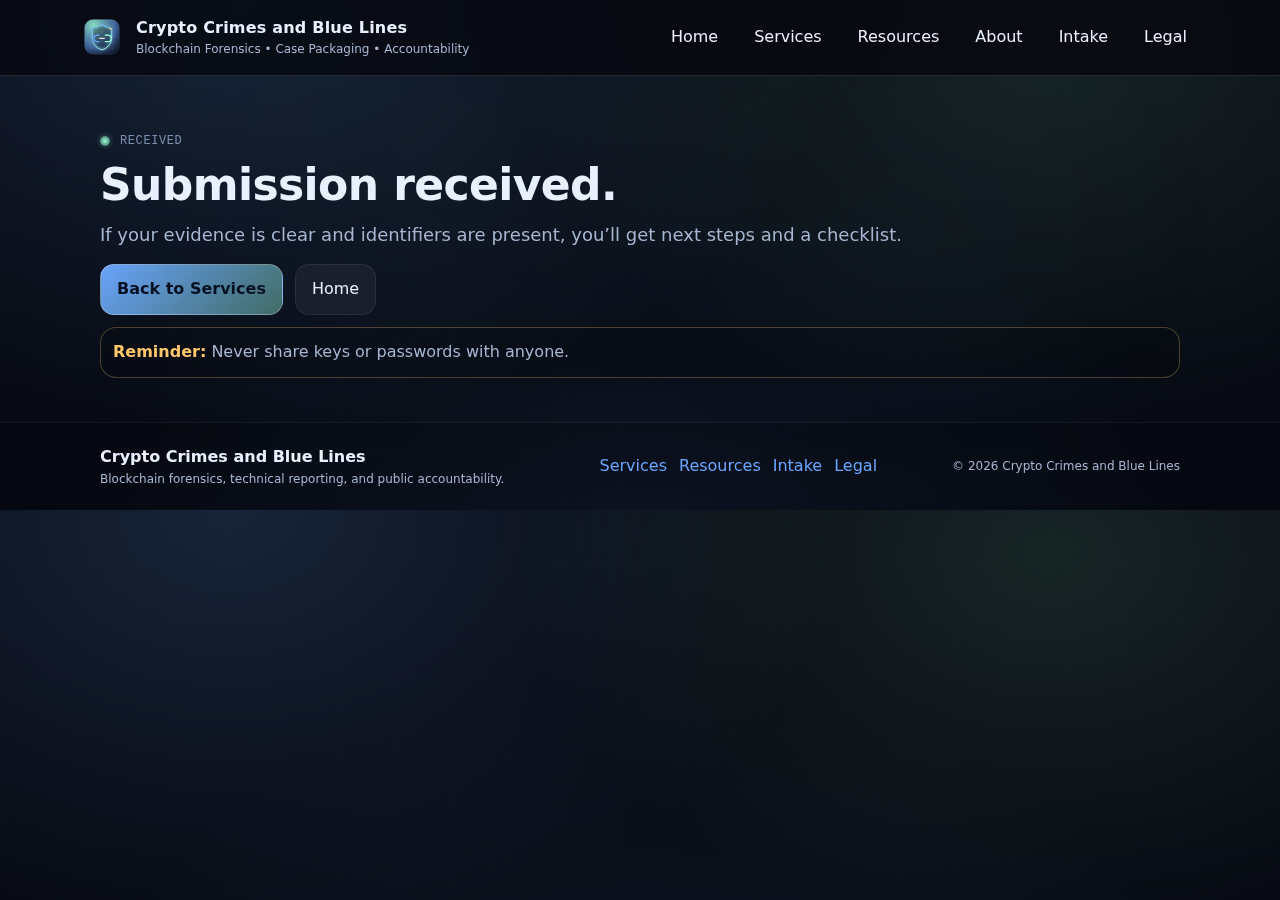
<file: thanks.html>
<!doctype html>
<html lang="en">
<head>
  <meta charset="utf-8" />
  <meta name="viewport" content="width=device-width,initial-scale=1" />
  <title>Submitted | Crypto Crimes and Blue Lines</title>
  <meta name="description" content="Thank you for your intake submission." />
  <link rel="stylesheet" href="styles.css" />
</head>
<body>
  <header class="site-header">
    <div class="wrap header-row">
      <a class="brand" href="index.html">
        <img src="assets/logo.svg" alt="Crypto Crimes and Blue Lines" class="logo" />
        <div class="brand-text">
          <div class="brand-name">Crypto Crimes and Blue Lines</div>
          <div class="brand-tag">Blockchain Forensics • Case Packaging • Accountability</div>
        </div>
      </a>
      <nav class="nav" aria-label="Primary">
        <a class="nav-link" href="index.html">Home</a>
        <a class="nav-link" href="services.html">Services</a>
        <a class="nav-link" href="resources.html">Resources</a>
        <a class="nav-link" href="about.html">About</a>
        <a class="nav-link" href="contact.html">Intake</a>
        <a class="nav-link" href="legal.html">Legal</a>
      </nav>
    </div>
  </header>

  <main>
    <section class="hero">
      <div class="wrap">
        <div class="kicker"><span class="dot"></span> RECEIVED</div>
        <h1>Submission received.</h1>
        <p class="lead">If your evidence is clear and identifiers are present, you’ll get next steps and a checklist.</p>
        <div class="cta-row">
          <a class="btn primary" href="services.html">Back to Services</a>
          <a class="btn" href="index.html">Home</a>
        </div>
        <div class="notice warn"><strong>Reminder:</strong> Never share keys or passwords with anyone.</div>
      </div>
    </section>
  </main>

  <footer class="site-footer">
    <div class="wrap footer-grid">
      <div>
        <div class="footer-title">Crypto Crimes and Blue Lines</div>
        <div class="muted small">Blockchain forensics, technical reporting, and public accountability.</div>
      </div>
      <div class="footer-links">
        <a href="services.html">Services</a>
        <a href="resources.html">Resources</a>
        <a href="contact.html">Intake</a>
        <a href="legal.html">Legal</a>
      </div>
      <div class="muted small right">© <span id="year"></span> Crypto Crimes and Blue Lines</div>
    </div>
  </footer>

  <script src="script.js"></script>
</body>
</html>
</file>
<file: styles.css>
:root{
  --bg:#05070D;
  --bg2:#060A14;
  --panel:#0B1222;
  --panel2:#0A1020;

  --text:#EAF0FF;
  --muted:#A8B6D2;
  --soft:#7D90B2;

  --line:rgba(255,255,255,.12);
  --line2:rgba(255,255,255,.07);

  --accent:#6AA6FF;
  --accent2:#9BFFD7;
  --warn:#FFC66A;

  --radius:18px;
  --shadow: 0 20px 60px rgba(0,0,0,.55);
  --shadow2: 0 12px 36px rgba(0,0,0,.42);

  --mono: ui-monospace, SFMono-Regular, Menlo, Monaco, Consolas, "Liberation Mono", "Courier New", monospace;
  --sans: ui-sans-serif, system-ui, -apple-system, Segoe UI, Roboto, Arial, "Apple Color Emoji","Segoe UI Emoji";
}

*{box-sizing:border-box}
html,body{margin:0;padding:0}
body{
  font-family: var(--sans);
  color:var(--text);
  line-height:1.55;

  /* Cyber grid + depth */
  background:
    radial-gradient(1000px 700px at 18% 0%, rgba(106,166,255,.18), transparent 62%),
    radial-gradient(900px 650px at 82% 8%, rgba(155,255,215,.12), transparent 60%),
    radial-gradient(900px 650px at 50% 110%, rgba(106,166,255,.08), transparent 62%),
    linear-gradient(180deg, var(--bg), var(--bg2));
  position:relative;
}
body:before{
  content:"";
  position:fixed; inset:0;
  pointer-events:none;
  background:
    linear-gradient(rgba(255,255,255,.05) 1px, transparent 1px),
    linear-gradient(90deg, rgba(255,255,255,.04) 1px, transparent 1px);
  background-size: 56px 56px;
  opacity:.06;
  mix-blend-mode:screen;
}
body:after{
  content:"";
  position:fixed; inset:0;
  pointer-events:none;
  background:
    radial-gradient(600px 420px at 35% 15%, rgba(155,255,215,.10), transparent 70%),
    radial-gradient(520px 400px at 70% 25%, rgba(106,166,255,.10), transparent 72%);
  opacity:.22;
}

a{color:var(--accent);text-decoration:none}
a:hover{text-decoration:underline}
.wrap{max-width:1120px;margin:0 auto;padding:0 20px}

.site-header{
  position:sticky; top:0; z-index:20;
  backdrop-filter: blur(14px);
  background: rgba(5,7,13,.78);
  border-bottom:1px solid var(--line);
}
.header-row{
  display:flex; align-items:center; justify-content:space-between;
  padding:14px 0; gap:16px;
}

.brand{
  display:flex; align-items:center; gap:12px;
  color:var(--text);
}
.logo{width:44px;height:44px}
.brand-text{display:flex; flex-direction:column}
.brand-name{font-weight:900; letter-spacing:.2px}
.brand-tag{font-size:12px;color:var(--muted)}

.badge-row{display:flex; gap:8px; flex-wrap:wrap; margin-top:6px}
.badge{
  font-size:11px;
  padding:5px 10px;
  border-radius:999px;
  border:1px solid var(--line2);
  background: rgba(255,255,255,.04);
  color: var(--muted);
}

.nav{display:flex; gap:10px; align-items:center}
.nav-link{
  color:var(--text);
  padding:10px 12px;
  border-radius:12px;
  border:1px solid transparent;
}
.nav-link:hover{border-color: var(--line2); text-decoration:none}
.nav-link.active{
  background: rgba(255,255,255,.06);
  border-color: var(--line2);
}

.nav-toggle{
  display:none;
  border:1px solid var(--line2);
  background: rgba(255,255,255,.05);
  color: var(--text);
  padding:10px 12px;
  border-radius:12px;
}

.hero{padding:56px 0 24px}
.hero-grid{
  display:grid;
  grid-template-columns: 1.25fr .75fr;
  gap:18px;
  align-items:stretch;
}

h1{
  font-size:44px;
  line-height:1.05;
  margin:0 0 12px;
  letter-spacing:-0.6px;
}
.lead{font-size:18px;color: var(--muted);margin:0 0 16px}

.kicker{
  font-family: var(--mono);
  font-size:12px;
  letter-spacing:.6px;
  text-transform:uppercase;
  color: var(--soft);
  display:flex; align-items:center; gap:10px;
  margin-bottom:12px;
}
.kicker .dot{
  width:10px;height:10px;border-radius:50%;
  background: radial-gradient(circle, var(--accent2), rgba(155,255,215,.25));
  box-shadow: 0 0 0 3px rgba(155,255,215,.08);
}

.cta-row{display:flex; gap:12px; flex-wrap:wrap; margin: 16px 0 10px}
.btn{
  display:inline-flex;
  align-items:center;
  gap:10px;
  padding:12px 16px;
  border-radius:14px;
  border:1px solid var(--line2);
  background: rgba(255,255,255,.05);
  color: var(--text);
}
.btn:hover{ text-decoration:none; border-color: rgba(255,255,255,.20) }
.btn.primary{
  background: linear-gradient(135deg, rgba(106,166,255,.98), rgba(155,255,215,.38));
  border-color: rgba(255,255,255,.25);
  color:#061022;
  font-weight:900;
}
.btn.ghost{background: transparent}

.sub-cta{color: var(--soft);font-size:13px;margin-top:8px}
.sub-cta code{
  font-family: var(--mono);
  background: rgba(0,0,0,.24);
  border:1px solid var(--line2);
  padding:2px 6px;
  border-radius:10px;
  color: var(--muted);
}

.card{
  background: rgba(11,18,34,.80);
  border:1px solid var(--line2);
  border-radius: var(--radius);
  box-shadow: var(--shadow);
  padding:18px;
}
.card.slim{padding:14px}
.card .title-row{display:flex; justify-content:space-between; align-items:center; gap:10px}
.card-title{font-weight:900; margin:0}
.card-meta{font-family: var(--mono); font-size:12px; color: var(--soft)}
.hr{
  height:1px;
  background: linear-gradient(90deg, rgba(255,255,255,.0), rgba(255,255,255,.12), rgba(255,255,255,.0));
  margin:14px 0;
}

.metric-grid{
  display:grid;
  grid-template-columns: repeat(3, 1fr);
  gap:12px;
}
.metric{
  border:1px solid var(--line2);
  background: rgba(255,255,255,.03);
  border-radius: 16px;
  padding:12px;
}
.metric .k{font-family: var(--mono); font-size:12px; color: var(--soft)}
.metric .v{font-weight:900; font-size:16px; margin-top:6px}

.section{padding:34px 0}
.section.alt{
  border-top:1px solid var(--line2);
  border-bottom:1px solid var(--line2);
  background: linear-gradient(180deg, rgba(255,255,255,.03), rgba(255,255,255,0));
}
h2{margin:0 0 10px; font-size:26px}
h3{margin:0 0 10px; font-size:18px}
.muted{color:var(--muted)}
.soft{color:var(--soft)}
.small{font-size:12px}

.grid3{
  display:grid;
  grid-template-columns: repeat(3, 1fr);
  gap:12px;
}
.two-col{
  display:grid;
  grid-template-columns: 1.1fr .9fr;
  gap:12px;
  align-items:start;
}

.pill-row{display:flex; gap:10px; flex-wrap:wrap; margin-top:10px}
.pill{
  font-family: var(--mono);
  font-size:12px;
  padding:8px 10px;
  border-radius:999px;
  background: rgba(0,0,0,.18);
  border:1px solid var(--line2);
  color: var(--muted);
}

.list{padding-left:18px; margin:0}
.list li{margin:8px 0}

.notice{
  margin-top:12px;
  padding:12px 12px;
  border-radius: 16px;
  border:1px solid rgba(255,255,255,.12);
  background: rgba(0,0,0,.16);
  color: var(--muted);
}
.notice strong{color: var(--text)}
.notice.warn{border-color: rgba(255,198,106,.28)}
.notice.warn strong{color: var(--warn)}

.codebox{
  font-family: var(--mono);
  font-size:12px;
  color: var(--muted);
  background: rgba(0,0,0,.24);
  border:1px solid var(--line2);
  border-radius: 16px;
  padding:12px;
  overflow:auto;
  white-space:pre;
}

.site-footer{
  border-top:1px solid var(--line2);
  padding:22px 0;
  margin-top:20px;
  background: rgba(0,0,0,.14);
}
.footer-grid{
  display:grid;
  grid-template-columns: 1.2fr .8fr .6fr;
  gap:14px;
  align-items:center;
}
.footer-title{font-weight:900}
.footer-links{display:flex; gap:12px; flex-wrap:wrap}
.right{text-align:right}

@media (max-width: 920px){
  .hero-grid{grid-template-columns: 1fr}
  h1{font-size:38px}
  .grid3{grid-template-columns: 1fr}
  .two-col{grid-template-columns: 1fr}
  .footer-grid{grid-template-columns: 1fr}
  .right{text-align:left}
  .metric-grid{grid-template-columns: 1fr}

  .nav-toggle{display:inline-block}
  .nav{
    position:absolute;
    right:20px;
    top:64px;
    flex-direction:column;
    align-items:stretch;
    padding:10px;
    border-radius: 16px;
    background: rgba(5,7,13,.96);
    border:1px solid var(--line2);
    display:none;
    min-width: 240px;
  }
  .nav.open{display:flex}
}
</file>
